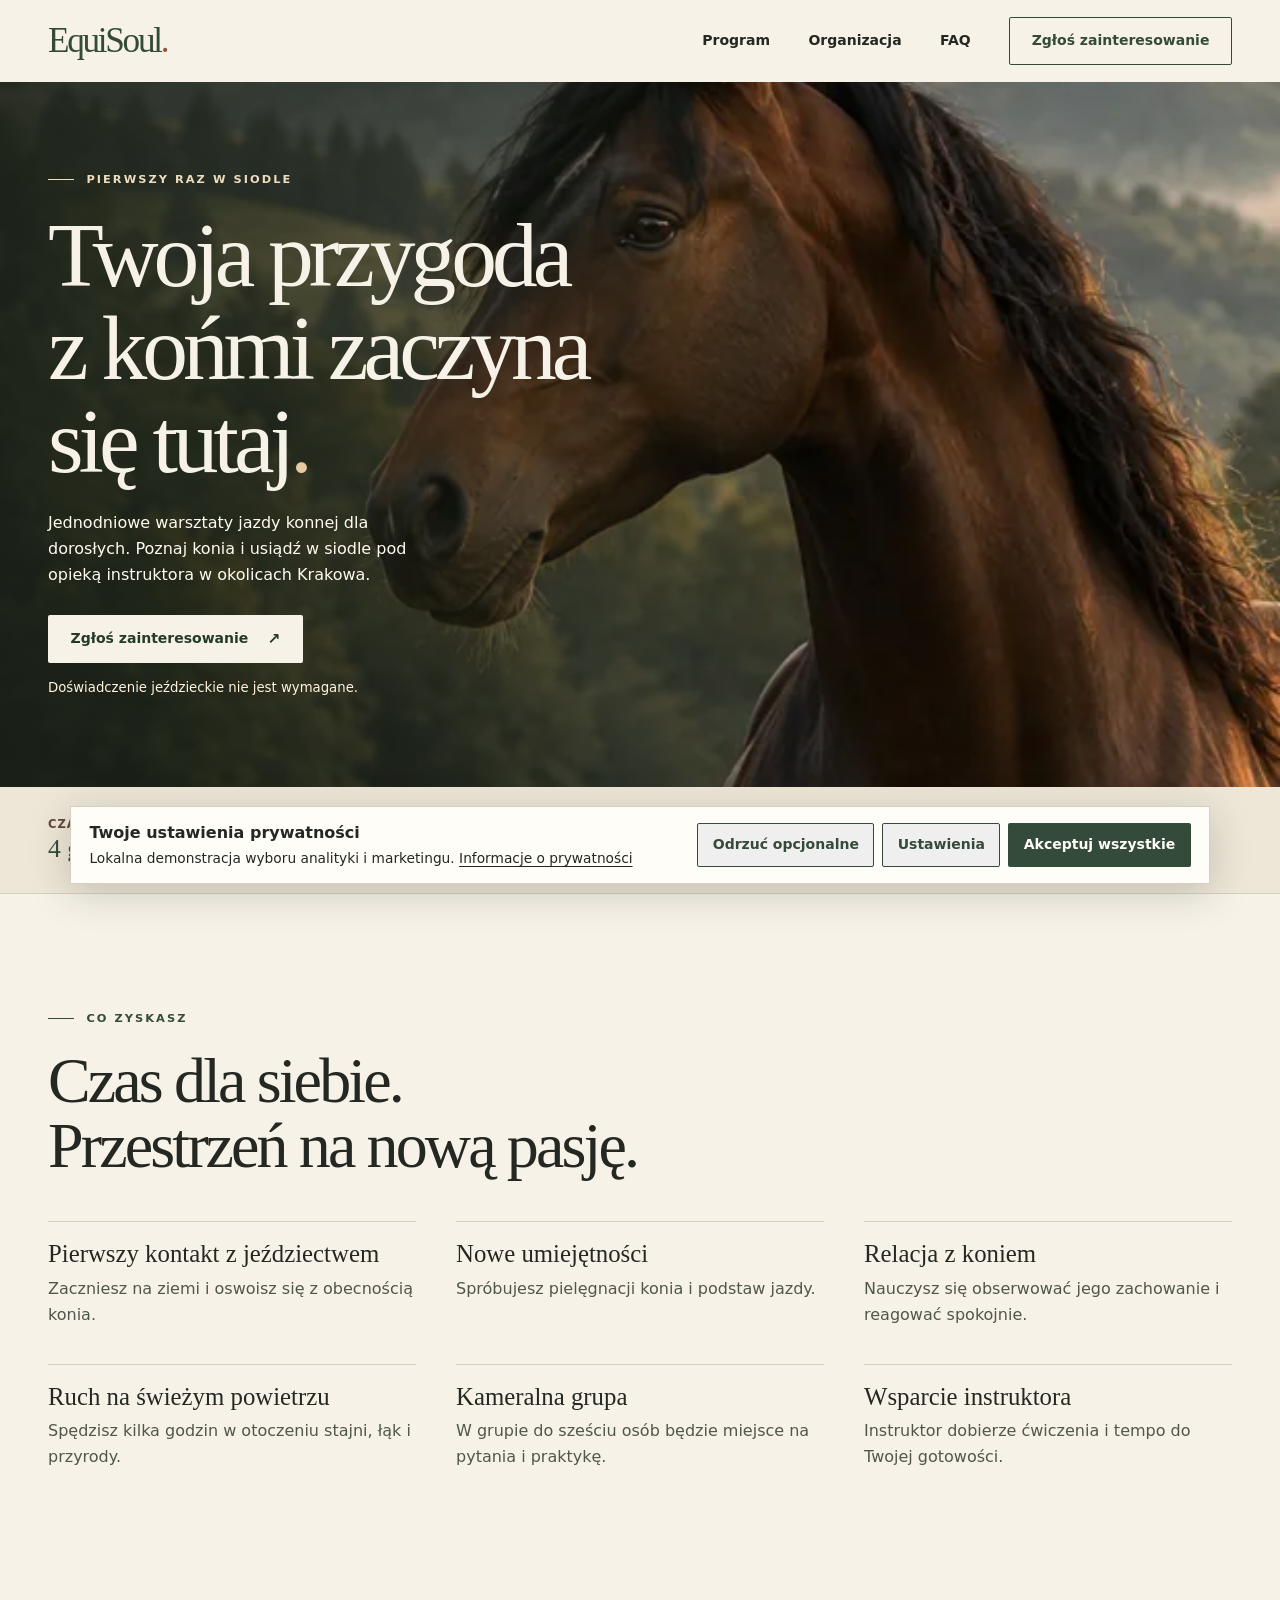
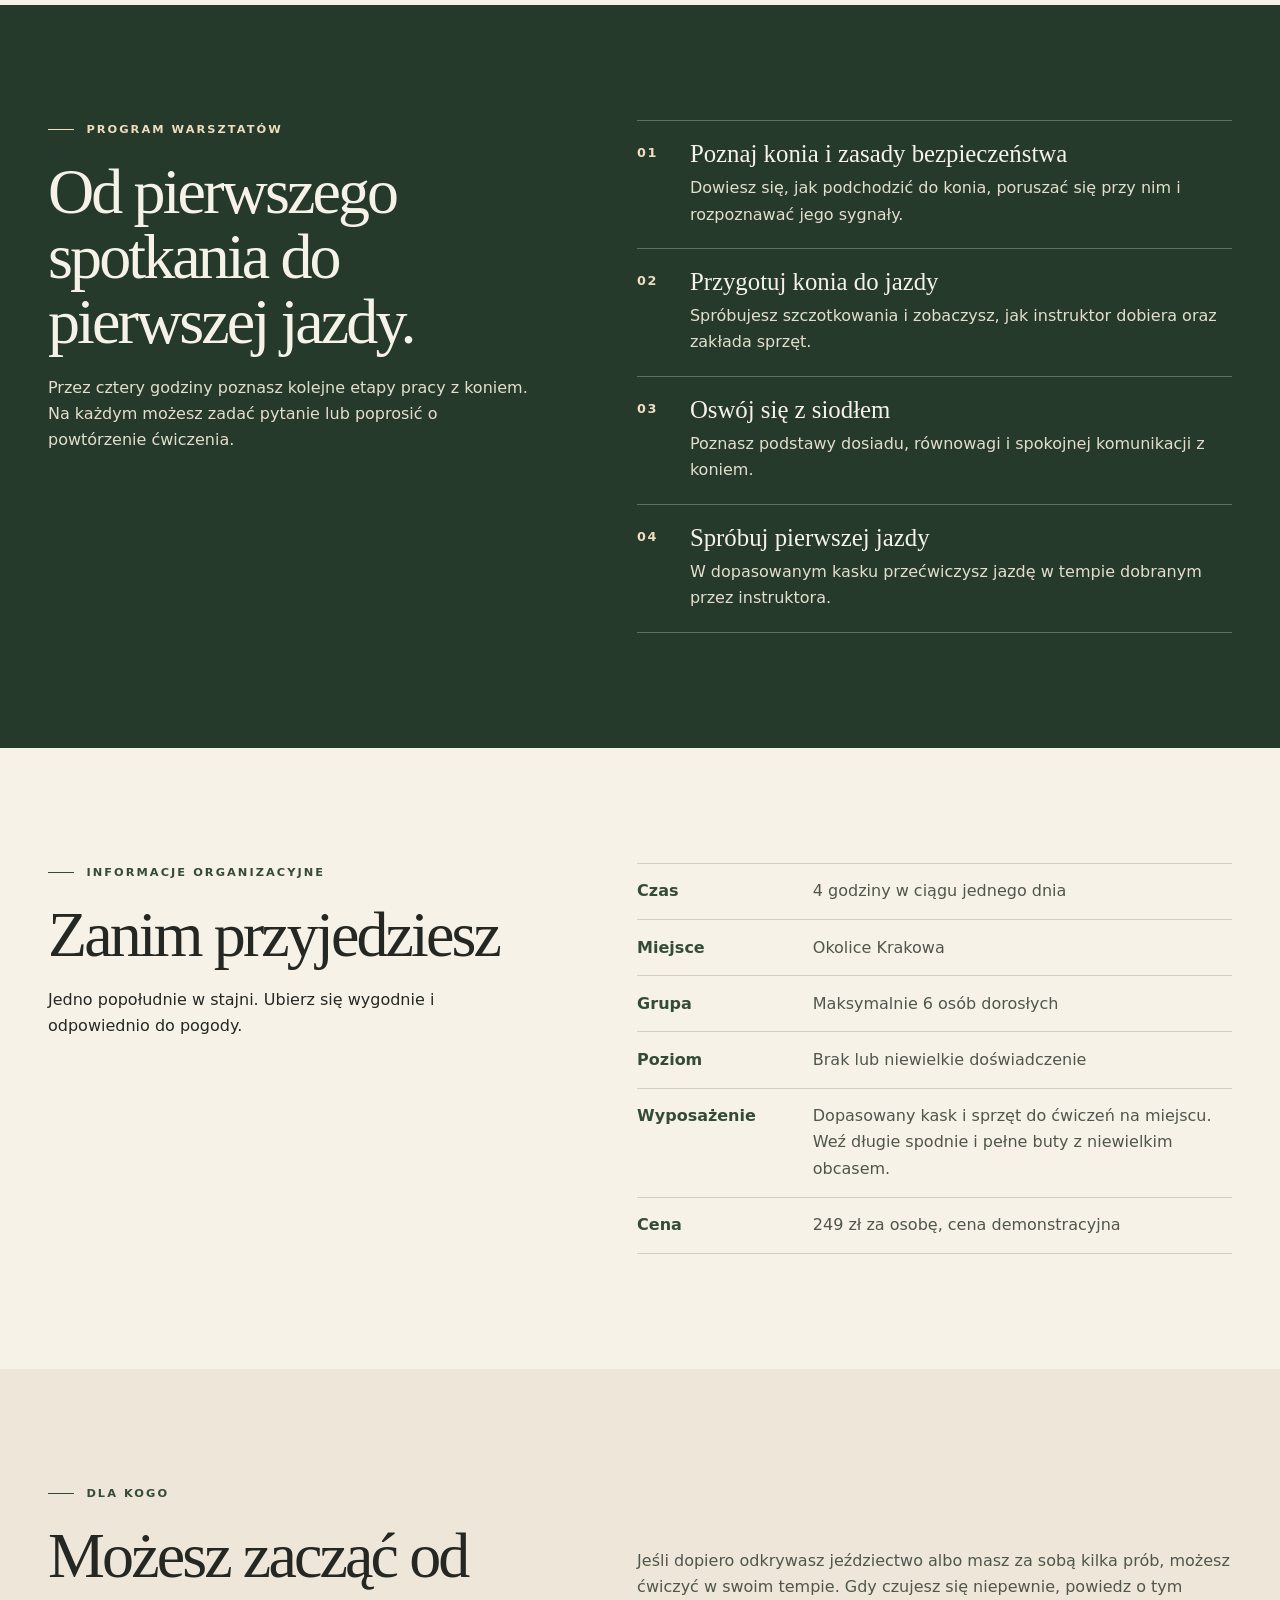
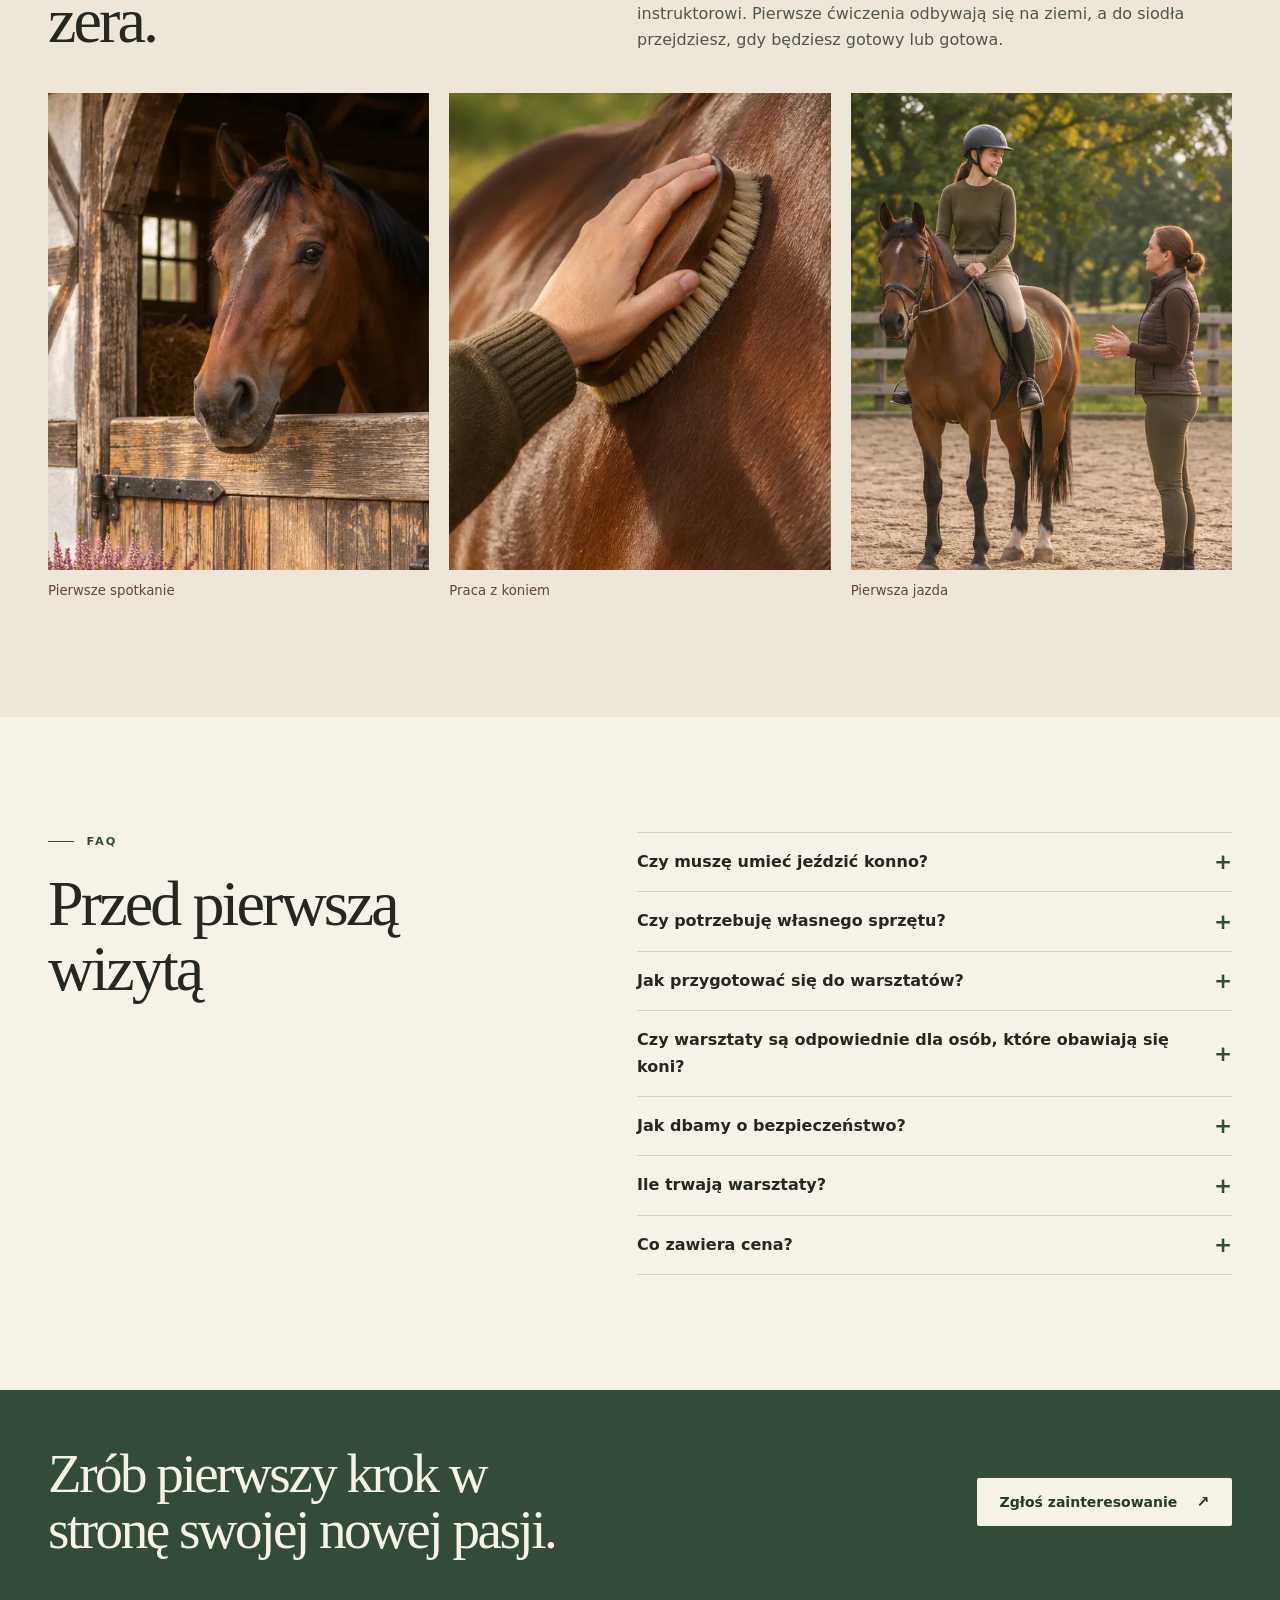
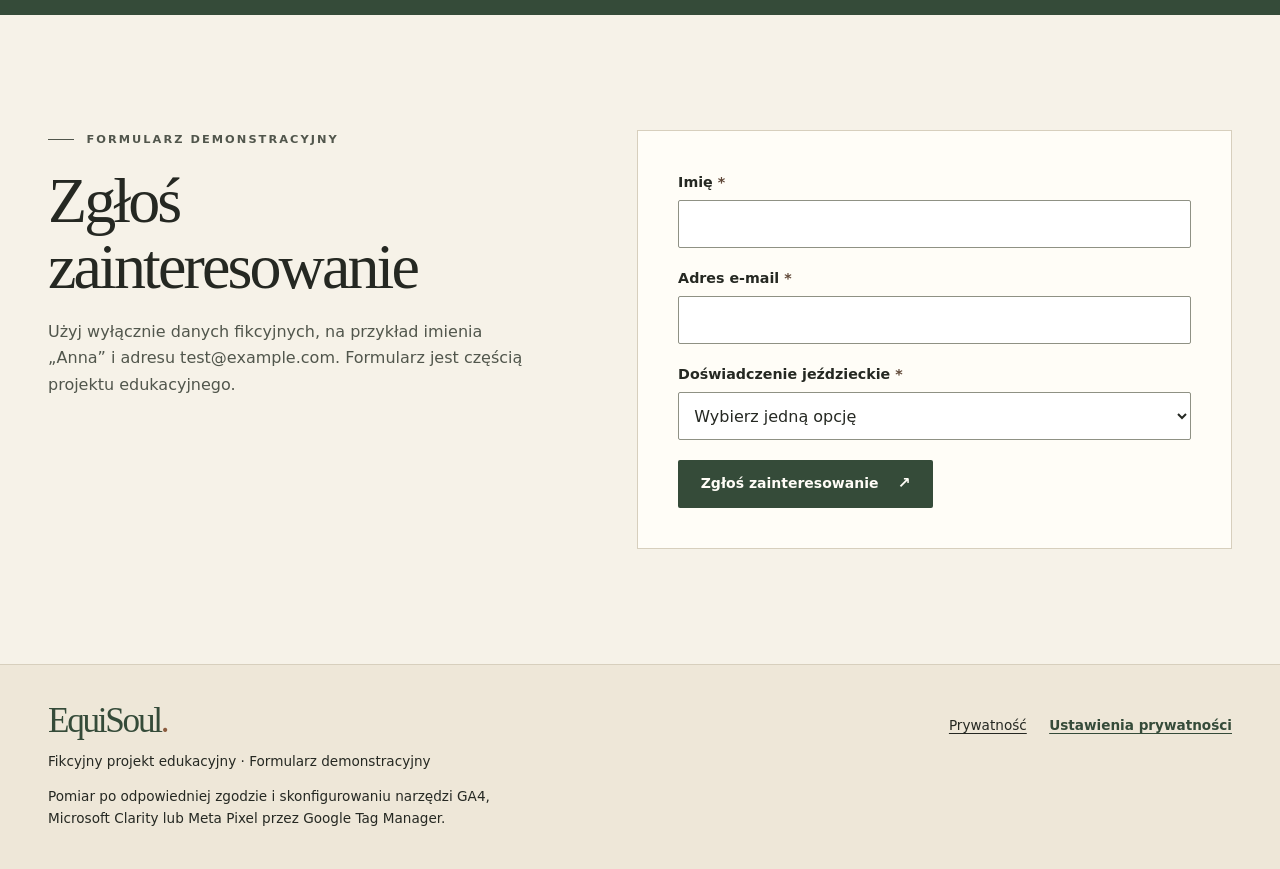
<file: strona/index.html>
<!doctype html>
<html lang="pl">
<head>
  <meta charset="utf-8">
  <meta name="viewport" content="width=device-width, initial-scale=1">
  <meta name="description" content="Pierwszy raz w siodle to demonstracyjne warsztaty EquiSoul dla dorosłych początkujących. Poznaj konia i spróbuj jazdy w okolicach Krakowa.">
  <meta name="referrer" content="no-referrer">
  <meta http-equiv="Content-Security-Policy" content="form-action 'none'; base-uri 'none'; object-src 'none'">
  <title>Pierwszy raz w siodle | EquiSoul</title>
  <link rel="icon" href="assets/icons/favicon.svg" type="image/svg+xml">
  <link rel="stylesheet" href="css/style.css">
  <script src="js/config.js"></script>
  <script src="js/consent-cookiebot.js"></script>
  <script defer src="js/consent.js"></script>
  <script defer src="js/analytics.js"></script>
  <script defer src="js/main.js"></script>
  <script defer src="js/form.js"></script>
</head>
<body data-page="workshop">
  <a href="#tresc" class="skip">Przejdź do treści</a>
  <header class="site-header" id="poczatek">
    <div class="wrap header-inner">
      <a class="wordmark" href="./" aria-label="EquiSoul – strona główna">EquiSoul<span>.</span></a>
      <button class="menu-toggle" type="button" aria-expanded="false" aria-controls="navigation" hidden>Menu <span aria-hidden="true">☰</span></button>
      <nav class="site-nav" id="navigation" aria-label="Główna">
        <a href="#workshop_program">Program</a>
        <a href="#organizacja">Organizacja</a>
        <a href="#faq">FAQ</a>
        <a href="#zgloszenie" class="button button-outline" id="navigation_cta" data-cta-location="navigation">Zgłoś zainteresowanie</a>
      </nav>
    </div>
  </header>

  <main id="tresc" tabindex="-1">
    <section class="hero" aria-labelledby="hero-title">
      <picture class="hero-photo">
        <source media="(max-width: 620px)" srcset="assets/images/hero-mobile.webp">
        <img src="assets/images/hero.webp" width="1536" height="1024" alt="Gniady koń na łące wśród zielonych wzgórz" fetchpriority="high">
      </picture>
      <div class="wrap hero-inner">
        <p class="eyebrow on-dark"><span></span>Pierwszy raz w siodle</p>
        <h1 id="hero-title">Twoja przygoda<br class="desktop-break"> z końmi zaczyna<br class="desktop-break"> się tutaj<span>.</span></h1>
        <p class="hero-intro">Jednodniowe warsztaty jazdy konnej dla dorosłych. Poznaj konia i usiądź w siodle pod opieką instruktora w okolicach Krakowa.</p>
        <a href="#zgloszenie" class="button button-light" id="hero_cta" data-cta-location="hero"><span>Zgłoś zainteresowanie</span><span class="arrow" aria-hidden="true">↗</span></a>
        <p class="hero-note">Doświadczenie jeździeckie nie jest wymagane.</p>
      </div>
    </section>

    <div class="quick-facts">
      <dl class="wrap quick-grid">
        <div><dt>Czas trwania</dt><dd>4 godziny</dd></div>
        <div><dt>Lokalizacja</dt><dd>Okolice Krakowa</dd></div>
        <div><dt>Wielkość grupy</dt><dd>Do 6 osób</dd></div>
        <div><dt>Cena demonstracyjna</dt><dd>249 zł <small>/ os.</small></dd></div>
      </dl>
    </div>

    <section class="section wrap" aria-labelledby="benefits-title">
      <p class="eyebrow"><span></span>Co zyskasz</p>
      <h2 id="benefits-title">Czas dla siebie.<br> Przestrzeń na nową pasję.</h2>
      <ul class="benefits">
        <li><h3>Pierwszy kontakt z jeździectwem</h3><p>Zaczniesz na ziemi i oswoisz się z obecnością konia.</p></li>
        <li><h3>Nowe umiejętności</h3><p>Spróbujesz pielęgnacji konia i podstaw jazdy.</p></li>
        <li><h3>Relacja z koniem</h3><p>Nauczysz się obserwować jego zachowanie i reagować spokojnie.</p></li>
        <li><h3>Ruch na świeżym powietrzu</h3><p>Spędzisz kilka godzin w otoczeniu stajni, łąk i przyrody.</p></li>
        <li><h3>Kameralna grupa</h3><p>W grupie do sześciu osób będzie miejsce na pytania i praktykę.</p></li>
        <li><h3>Wsparcie instruktora</h3><p>Instruktor dobierze ćwiczenia i tempo do Twojej gotowości.</p></li>
      </ul>
    </section>

    <section class="section program" id="workshop_program" aria-labelledby="program-title">
      <div class="wrap split">
        <div id="workshop_program_summary">
          <p class="eyebrow on-dark"><span></span>Program warsztatów</p>
          <h2 id="program-title">Od pierwszego spotkania do pierwszej jazdy.</h2>
          <p>Przez cztery godziny poznasz kolejne etapy pracy z koniem. Na każdym możesz zadać pytanie lub poprosić o powtórzenie ćwiczenia.</p>
        </div>
        <ol class="timeline">
          <li><h3>Poznaj konia i zasady bezpieczeństwa</h3><p>Dowiesz się, jak podchodzić do konia, poruszać się przy nim i rozpoznawać jego sygnały.</p></li>
          <li><h3>Przygotuj konia do jazdy</h3><p>Spróbujesz szczotkowania i zobaczysz, jak instruktor dobiera oraz zakłada sprzęt.</p></li>
          <li><h3>Oswój się z siodłem</h3><p>Poznasz podstawy dosiadu, równowagi i spokojnej komunikacji z koniem.</p></li>
          <li><h3>Spróbuj pierwszej jazdy</h3><p>W dopasowanym kasku przećwiczysz jazdę w tempie dobranym przez instruktora.</p></li>
        </ol>
      </div>
    </section>

    <section class="section wrap split" id="organizacja" aria-labelledby="details-title">
      <div>
        <p class="eyebrow"><span></span>Informacje organizacyjne</p>
        <h2 id="details-title">Zanim przyjedziesz</h2>
        <p>Jedno popołudnie w stajni. Ubierz się wygodnie i odpowiednio do pogody.</p>
      </div>
      <dl class="details">
        <div><dt>Czas</dt><dd>4 godziny w ciągu jednego dnia</dd></div>
        <div><dt>Miejsce</dt><dd>Okolice Krakowa</dd></div>
        <div><dt>Grupa</dt><dd>Maksymalnie 6 osób dorosłych</dd></div>
        <div><dt>Poziom</dt><dd>Brak lub niewielkie doświadczenie</dd></div>
        <div><dt>Wyposażenie</dt><dd>Dopasowany kask i sprzęt do ćwiczeń na miejscu. Weź długie spodnie i pełne buty z niewielkim obcasem.</dd></div>
        <div><dt>Cena</dt><dd>249 zł za osobę, cena demonstracyjna</dd></div>
      </dl>
    </section>

    <section class="section gallery-section" aria-labelledby="audience-title">
      <div class="wrap">
        <div class="split audience">
          <div>
            <p class="eyebrow"><span></span>Dla kogo</p>
            <h2 id="audience-title">Możesz zacząć od zera.</h2>
          </div>
          <p>Jeśli dopiero odkrywasz jeździectwo albo masz za sobą kilka prób, możesz ćwiczyć w swoim tempie. Gdy czujesz się niepewnie, powiedz o tym instruktorowi. Pierwsze ćwiczenia odbywają się na ziemi, a do siodła przejdziesz, gdy będziesz gotowy lub gotowa.</p>
        </div>
        <div class="gallery" aria-label="Galeria warsztatów">
          <figure><img src="assets/images/stajnia.webp" width="512" height="1024" loading="lazy" decoding="async" alt="Gniady koń wyglądający z drewnianego boksu stajni"><figcaption>Pierwsze spotkanie</figcaption></figure>
          <figure><img src="assets/images/pielegnacja.webp" width="512" height="1024" loading="lazy" decoding="async" alt="Dłoń trzymająca szczotkę przy sierści konia"><figcaption>Praca z koniem</figcaption></figure>
          <figure><img src="assets/images/jazda.webp" width="512" height="1024" loading="lazy" decoding="async" alt="Dorosła osoba w kasku jeździeckim na koniu i instruktor obok na placu"><figcaption>Pierwsza jazda</figcaption></figure>
        </div>
      </div>
    </section>

    <section class="section wrap split" id="faq" aria-labelledby="faq-title">
      <div>
        <p class="eyebrow"><span></span>FAQ</p>
        <h2 id="faq-title">Przed pierwszą wizytą</h2>
      </div>
      <div class="faq">
        <details><summary>Czy muszę umieć jeździć konno?</summary><p>Możesz wziąć udział bez doświadczenia. Zaczynamy od kontaktu z koniem na ziemi i krok po kroku przechodzimy do jazdy.</p></details>
        <details><summary>Czy potrzebuję własnego sprzętu?</summary><p>Na miejscu otrzymasz dopasowany kask i wyposażenie do ćwiczeń. Zabierz odpowiednie ubranie i buty.</p></details>
        <details><summary>Jak przygotować się do warsztatów?</summary><p>Weź długie spodnie, pełne buty z niewielkim obcasem, odzież na zmianę pogody i wodę.</p></details>
        <details><summary>Czy warsztaty są odpowiednie dla osób, które obawiają się koni?</summary><p>Tak. Powiedz instruktorowi, czego się obawiasz. Możesz najpierw obserwować i zdecydować, kiedy podjąć kolejne ćwiczenie.</p></details>
        <details><summary>Jak dbamy o bezpieczeństwo?</summary><p>Instruktor pokazuje zasady podejścia do konia i nadzoruje ćwiczenia. Do jazdy zakładasz dopasowany i zapięty kask.</p></details>
        <details><summary>Ile trwają warsztaty?</summary><p>Cały program trwa około czterech godzin i odbywa się jednego dnia.</p></details>
        <details><summary>Co zawiera cena?</summary><p>Demonstracyjna cena 249 zł obejmuje cały program, opiekę instruktora oraz sprzęt udostępniany na miejscu.</p></details>
      </div>
    </section>

    <section class="closing" aria-labelledby="closing-title">
      <div class="wrap closing-inner">
        <h2 id="closing-title">Zrób pierwszy krok w stronę swojej nowej pasji.</h2>
        <a href="#zgloszenie" class="button button-light" id="bottom_cta" data-cta-location="bottom"><span>Zgłoś zainteresowanie</span><span class="arrow" aria-hidden="true">↗</span></a>
      </div>
    </section>

    <section class="section wrap split signup" id="zgloszenie" aria-labelledby="signup-title" data-clarity-mask="True">
      <div>
        <p class="eyebrow"><span></span>Formularz demonstracyjny</p>
        <h2 id="signup-title" tabindex="-1">Zgłoś zainteresowanie</h2>
        <p id="form-note">Użyj wyłącznie danych fikcyjnych, na przykład imienia „Anna” i adresu test@example.com. Formularz jest częścią projektu edukacyjnego.</p>
      </div>
      <div class="form-panel">
        <noscript><p>Aby przetestować formularz, włącz JavaScript.</p></noscript>
        <form id="workshop_interest_form" method="post" autocomplete="off" novalidate aria-describedby="form-note">
          <fieldset disabled>
            <legend class="sr-only">Dane demonstracyjne</legend>
            <div class="field">
              <label for="first-name">Imię <span aria-hidden="true">*</span></label>
              <input id="first-name" type="text" autocomplete="off" required maxlength="80" aria-describedby="first-name-error">
              <p class="field-error" id="first-name-error" hidden></p>
            </div>
            <div class="field">
              <label for="email">Adres e-mail <span aria-hidden="true">*</span></label>
              <input id="email" type="email" inputmode="email" autocomplete="off" required maxlength="254" aria-describedby="email-error">
              <p class="field-error" id="email-error" hidden></p>
            </div>
            <div class="field">
              <label for="experience">Doświadczenie jeździeckie <span aria-hidden="true">*</span></label>
              <select id="experience" required aria-describedby="experience-error">
                <option value="">Wybierz jedną opcję</option>
                <option value="none">Brak doświadczenia</option>
                <option value="little">Niewielkie doświadczenie</option>
                <option value="regular">Regularna jazda konna</option>
              </select>
              <p class="field-error" id="experience-error" hidden></p>
            </div>
            <button class="button button-solid" type="submit">Zgłoś zainteresowanie <span class="arrow" aria-hidden="true">↗</span></button>
          </fieldset>
        </form>
        <div id="form-success" class="confirmation" tabindex="-1" hidden>
          <h3>Zgłoszenie demonstracyjne ukończone</h3>
          <p>Demonstracja zakończona — dane nie zostały wysłane</p>
        </div>
      </div>
    </section>
  </main>

  <footer class="site-footer">
    <div class="wrap footer-inner">
      <div>
        <a class="wordmark" href="#poczatek">EquiSoul<span>.</span></a>
        <p>Fikcyjny projekt edukacyjny · Formularz demonstracyjny</p>
        <p>Pomiar po odpowiedniej zgodzie i skonfigurowaniu narzędzi GA4, Microsoft Clarity lub Meta Pixel przez Google Tag Manager.</p>
      </div>
      <div class="footer-links">
        <a href="privacy.html">Prywatność</a>
        <button class="text-button" type="button" data-consent-open hidden>Ustawienia prywatności</button>
      </div>
    </div>
  </footer>
</body>
</html>
</file>
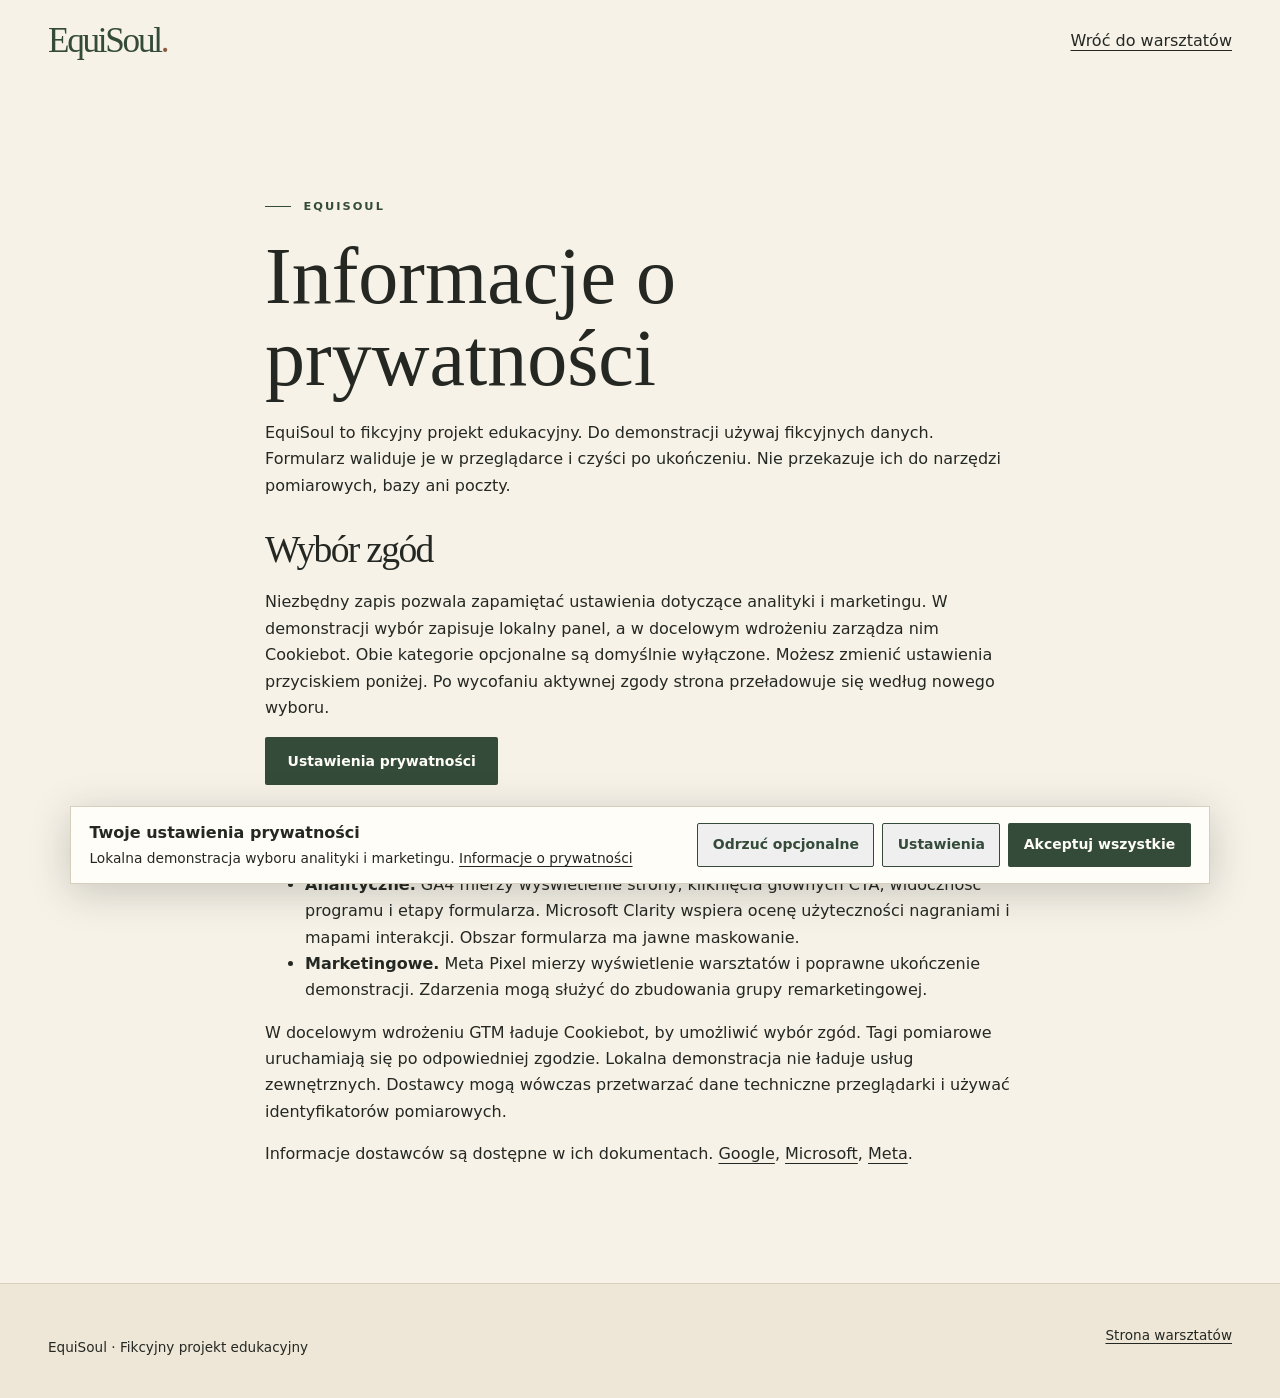
<file: strona/privacy.html>
<!doctype html>
<html lang="pl">
<head>
  <meta charset="utf-8">
  <meta name="viewport" content="width=device-width, initial-scale=1">
  <meta name="description" content="Jak działają formularz demonstracyjny, zgody i pomiar na stronie EquiSoul.">
  <meta name="referrer" content="no-referrer">
  <meta http-equiv="Content-Security-Policy" content="form-action 'none'; base-uri 'none'; object-src 'none'">
  <title>Prywatność | EquiSoul</title>
  <link rel="icon" href="assets/icons/favicon.svg" type="image/svg+xml">
  <link rel="stylesheet" href="css/style.css">
  <script src="js/config.js"></script>
  <script src="js/consent-cookiebot.js"></script>
  <script defer src="js/consent.js"></script>
</head>
<body data-page="privacy">
  <header class="site-header"><div class="wrap header-inner"><a class="wordmark" href="./">EquiSoul<span>.</span></a><a href="./">Wróć do warsztatów</a></div></header>
  <main class="section wrap prose">
    <p class="eyebrow"><span></span>EquiSoul</p>
    <h1>Informacje o prywatności</h1>
    <p>EquiSoul to fikcyjny projekt edukacyjny. Do demonstracji używaj fikcyjnych danych. Formularz waliduje je w przeglądarce i czyści po ukończeniu. Nie przekazuje ich do narzędzi pomiarowych, bazy ani poczty.</p>
    <h2>Wybór zgód</h2>
    <p>Niezbędny zapis pozwala zapamiętać ustawienia dotyczące analityki i marketingu. W demonstracji wybór zapisuje lokalny panel, a w docelowym wdrożeniu zarządza nim Cookiebot. Obie kategorie opcjonalne są domyślnie wyłączone. Możesz zmienić ustawienia przyciskiem poniżej. Po wycofaniu aktywnej zgody strona przeładowuje się według nowego wyboru.</p>
    <p><button class="button button-solid" type="button" data-consent-open hidden>Ustawienia prywatności</button></p>
    <h2>Pomiar na stronie warsztatów</h2>
    <ul>
      <li><strong>Analityczne.</strong> GA4 mierzy wyświetlenie strony, kliknięcia głównych CTA, widoczność programu i etapy formularza. Microsoft Clarity wspiera ocenę użyteczności nagraniami i mapami interakcji. Obszar formularza ma jawne maskowanie.</li>
      <li><strong>Marketingowe.</strong> Meta Pixel mierzy wyświetlenie warsztatów i poprawne ukończenie demonstracji. Zdarzenia mogą służyć do zbudowania grupy remarketingowej.</li>
    </ul>
    <p>W docelowym wdrożeniu GTM ładuje Cookiebot, by umożliwić wybór zgód. Tagi pomiarowe uruchamiają się po odpowiedniej zgodzie. Lokalna demonstracja nie ładuje usług zewnętrznych. Dostawcy mogą wówczas przetwarzać dane techniczne przeglądarki i używać identyfikatorów pomiarowych.</p>
    <p>Informacje dostawców są dostępne w ich dokumentach. <a href="https://policies.google.com/privacy?hl=pl">Google</a>, <a href="https://privacy.microsoft.com/pl-pl/privacystatement">Microsoft</a>, <a href="https://www.facebook.com/privacy/policy/">Meta</a>.</p>
  </main>
  <footer class="site-footer"><div class="wrap footer-inner"><p>EquiSoul · Fikcyjny projekt edukacyjny</p><a href="./">Strona warsztatów</a></div></footer>
</body>
</html>
</file>
<file: strona/css/style.css>
:root {
  color-scheme: light;
  --green: #354b39;
  --dark-green: #263a2c;
  --cream: #f6f2e8;
  --paper: #fffdf7;
  --sand: #b9a58b;
  --brown: #604838;
  --ink: #252822;
  --muted: #51564c;
  --line: #d7cfbd;
  --serif: "Baskerville", "Georgia", serif;
  --sans: "Inter", system-ui, sans-serif;
  --wrap: 1232px;
}
*, *::before, *::after { box-sizing: border-box; }
html { scroll-behavior: smooth; scroll-padding-top: 1.25rem; }
body { margin: 0; background: var(--cream); color: var(--ink); font: 1rem/1.65 var(--sans); }
h1, h2, h3, p, dl, dd, figure { margin: 0; }
h1, h2, h3 { font-family: var(--serif); font-weight: 500; line-height: 1.02; }
h2 { font-size: clamp(2.6rem, 5vw, 4.65rem); letter-spacing: -.045em; }
h3 { font-size: 1.55rem; }
a { color: inherit; text-underline-offset: .25em; }
button, input, select { font: inherit; }
button, summary { cursor: pointer; }
img { display: block; width: 100%; height: auto; }
[hidden] { display: none !important; }
:focus-visible { outline: 2px solid #8c481e; outline-offset: 4px; }
.hero :focus-visible, .closing :focus-visible { outline-color: var(--cream); }
.wrap { width: min(calc(100% - 6rem), var(--wrap)); margin-inline: auto; }
.section { padding-block: clamp(4.75rem, 9vw, 8rem); }
.section h2 + p { margin-top: 1.25rem; }
.split { display: grid; grid-template-columns: .9fr 1.1fr; gap: clamp(2.25rem, 8vw, 8rem); align-items: start; }
.sr-only, .skip:not(:focus) { position: absolute; width: 1px; height: 1px; overflow: hidden; clip-path: inset(50%); white-space: nowrap; }
.skip:focus { position: absolute; z-index: 5; left: 1rem; top: 1rem; padding: .75rem; background: var(--paper); }
.eyebrow { display: flex; gap: .75rem; align-items: center; margin-bottom: 1.25rem; color: var(--green); font-size: .71rem; font-weight: 700; letter-spacing: .18em; text-transform: uppercase; }
.eyebrow span { width: 1.65rem; height: 1px; background: currentColor; flex: none; }
.on-dark { color: #edddbd; }
.site-header { position: relative; z-index: 1; background: var(--cream); }
.header-inner { display: flex; min-height: 82px; align-items: center; justify-content: space-between; gap: 1rem; }
.wordmark { color: var(--green); font: 500 2.2rem/.9 var(--serif); text-decoration: none; letter-spacing: -.065em; }
.wordmark span { color: #8a5b3e; }
.site-nav { display: flex; align-items: center; gap: clamp(1rem, 3vw, 2.75rem); }
.site-nav > a { font-size: .875rem; text-decoration: none; font-weight: 600; }
.site-nav > a:not(.button):hover { text-decoration: underline; }
.menu-toggle, .text-button { color: var(--green); border: 0; padding: .55rem 0; background: none; font-weight: 650; }
.menu-toggle span { margin-left: .45rem; }
.text-button { text-decoration: underline; text-underline-offset: .25em; }
.button { display: inline-flex; justify-content: center; align-items: center; gap: 1.2rem; min-height: 48px; padding: .75rem 1.35rem; border: 1px solid transparent; border-radius: 2px; font-size: .875rem; line-height: 1.25; font-weight: 700; text-decoration: none; transition: background-color .16s ease, color .16s ease; }
.button-outline { border-color: var(--green); color: var(--green); }
.button-outline:hover, .button-solid { background: var(--green); color: var(--paper); }
.button-solid:hover { background: var(--dark-green); }
.button-light { background: var(--cream); color: var(--dark-green); }
.button-light:hover { background: #e9dfcb; }
.arrow { font-size: 1.1em; }
.hero { position: relative; display: grid; isolation: isolate; align-items: center; min-height: clamp(575px, 72vh, 770px); overflow: hidden; color: var(--cream); background: #2c3025; }
.hero-photo, .hero::after { position: absolute; inset: 0; z-index: -1; }
.hero-photo img { width: 100%; height: 100%; object-fit: cover; object-position: 50% 22%; }
.hero::after { content: ""; background: linear-gradient(90deg, #1b2219c9 0%, #1b22195e 44%, transparent 70%); }
.hero-inner { padding-block: 5.5rem; }
.hero h1 { max-width: 14ch; margin-bottom: 1.3rem; font-size: clamp(4.25rem, 7.15vw, 7rem); letter-spacing: -.055em; }
.hero h1 span { color: #e8caa2; }
.hero-intro { max-width: 40ch; margin-bottom: 1.65rem; color: #fffaf0; }
.hero-note { margin-top: .85rem; font-size: .83rem; color: #fff3dd; }
.quick-facts { background: #eee7d8; border-bottom: 1px solid var(--line); }
.quick-grid { display: grid; grid-template-columns: repeat(4, 1fr); padding-block: 1.55rem; }
.quick-grid > div { padding: .25rem 1.5rem; border-left: 1px solid #c8bda8; }
.quick-grid > div:first-child { padding-left: 0; border: 0; }
.quick-grid dt { color: var(--brown); font-size: .72rem; font-weight: 700; text-transform: uppercase; letter-spacing: .085em; }
.quick-grid dd { color: var(--green); font: 500 clamp(1.4rem, 2vw, 2rem)/1.15 var(--serif); }
.quick-grid small { font: 600 .77rem var(--sans); }
.benefits { display: grid; grid-template-columns: repeat(3, 1fr); gap: 1rem 2.5rem; padding: 0; margin: 2.7rem 0 0; list-style: none; }
.benefits li { padding-block: 1.2rem; border-top: 1px solid var(--line); }
.benefits p, .timeline p { margin-top: .55rem; }
.benefits p, .audience > p, .details dd, .signup > div > p { color: var(--muted); }
.program { background: var(--dark-green); color: var(--cream); }
.program p:not(.eyebrow) { color: #e4ddcd; }
.timeline { list-style: none; counter-reset: stage; margin: 0; padding: 0; }
.timeline li { counter-increment: stage; border-top: 1px solid #ffffff45; padding: 1.25rem 0 1.25rem 3.3rem; position: relative; }
.timeline li::before { content: counter(stage, decimal-leading-zero); position: absolute; left: 0; top: 1.3rem; color: #edddbd; font-size: .8rem; font-weight: 700; letter-spacing: .12em; }
.timeline li:last-child { border-bottom: 1px solid #ffffff45; }
.details div { display: grid; grid-template-columns: minmax(6.1rem, 1fr) 2.5fr; gap: .5rem; border-top: 1px solid var(--line); padding: .9rem 0; }
.details div:last-child { border-bottom: 1px solid var(--line); }
.details dt { color: var(--green); font-weight: 700; }
.gallery-section { background: #ede6d9; }
.audience { align-items: end; }
.gallery { display: grid; grid-template-columns: repeat(3, 1fr); gap: 1.25rem; margin-top: 2.5rem; }
.gallery img { aspect-ratio: 4/5; object-fit: cover; }
.gallery figure:last-child img { object-position: center 40%; }
figcaption { padding-top: .6rem; color: var(--brown); font-size: .83rem; }
.faq details { border-top: 1px solid var(--line); }
.faq details:last-child { border-bottom: 1px solid var(--line); }
.faq summary { list-style: none; display: flex; align-items: center; justify-content: space-between; gap: 1rem; padding-block: 1rem; font-weight: 650; }
.faq summary::-webkit-details-marker { display: none; }
.faq summary::after { content: "+" / ""; color: var(--green); font-size: 1.35rem; line-height: 1; }
.faq details[open] summary::after { content: "−" / ""; }
.faq details p { color: var(--muted); padding-bottom: 1rem; }
.closing { background: var(--green); color: var(--cream); }
.closing-inner { display: flex; align-items: center; justify-content: space-between; gap: 2rem; padding-block: 3.5rem; }
.closing h2 { max-width: 19ch; font-size: clamp(2.4rem, 4.3vw, 3.8rem); }
.closing .button { flex: none; }
.form-panel { background: var(--paper); border: 1px solid var(--line); padding: clamp(1.25rem, 4vw, 2.5rem); }
.form-panel fieldset { border: 0; padding: 0; margin: 0; min-inline-size: 0; }
.field { margin-bottom: 1.2rem; }
.field label { display: block; margin-bottom: .35rem; font-size: .89rem; font-weight: 700; }
.field label span { color: var(--brown); }
.field input, .field select { display: block; width: 100%; min-height: 48px; padding: .6rem .7rem; color: var(--ink); border: 1px solid #8f9184; border-radius: 2px; background: #fff; }
.field [aria-invalid="true"] { border-color: #a02925; }
.field-error { margin-top: .3rem; color: #932420; font-size: .85rem; }
.confirmation h3 { color: var(--green); margin-bottom: .75rem; }
.site-footer { border-top: 1px solid var(--line); background: #eee7d8; }
.footer-inner { display: flex; justify-content: space-between; gap: 1.5rem; padding-block: 2.5rem; font-size: .85rem; }
.footer-inner p { margin-top: .75rem; max-width: 58ch; }
.footer-links { display: flex; gap: 1.4rem; align-items: start; flex-wrap: wrap; }
.footer-links > a { padding: .55rem 0; }
.prose { max-width: 750px; }
.prose h1 { font-size: clamp(3rem, 7vw, 5rem); margin-bottom: 1.3rem; }
.prose h2 { margin-top: 2rem; font-size: 2.35rem; }
.prose p + p { margin-top: 1rem; }
.consent-banner { color: var(--ink); background: var(--paper); position: fixed; z-index: 3; left: 1rem; right: 1rem; bottom: 1rem; width: min(calc(100% - 2rem), 1140px); max-height: 45vh; overflow: auto; margin-inline: auto; border: 1px solid var(--line); box-shadow: 0 8px 40px #1d241d35; padding: .85rem 1.15rem; display: flex; align-items: center; justify-content: space-between; gap: .75rem 1.5rem; flex-wrap: wrap; }
.consent-banner p { font-size: .86rem; }
.consent-actions { display: flex; gap: .5rem; align-items: center; flex-wrap: wrap; }
.consent-actions .button { min-height: 44px; padding: .55rem .9rem; }
.consent-dialog { width: min(calc(100% - 2rem), 540px); max-height: calc(100% - 2rem); color: var(--ink); background: var(--paper); border: 1px solid var(--line); padding: clamp(1.25rem, 4vw, 2rem); }
.consent-dialog::backdrop { background: #19251ccc; }
.consent-dialog h2 { font-size: 2.45rem; margin-bottom: .8rem; }
.consent-option { display: block; margin-block: .9rem; }
.consent-option input { accent-color: var(--green); margin-right: .45rem; }
.consent-option small { display: block; padding-left: 1.5rem; }
@media (max-width: 850px) {
  .wrap { width: calc(100% - 3rem); }
  .hero h1 { font-size: clamp(3.7rem, 9vw, 6rem); }
  .section .split, .section.split { gap: 2.25rem; }
}
@media (max-width: 700px) {
  .wrap { width: calc(100% - 2.5rem); }
  .header-inner { min-height: 68px; flex-wrap: wrap; }
  .menu-toggle:not([hidden]) { display: inline-flex; }
  .site-nav { flex-basis: 100%; flex-wrap: wrap; padding-bottom: 1rem; gap: .75rem 1.25rem; }
  .site-header.is-enhanced .site-nav:not(.is-open) { display: none; }
  .section .split, .section.split, .split { grid-template-columns: 1fr; }
  .benefits, .quick-grid { grid-template-columns: repeat(2, 1fr); }
  .quick-grid > div { padding: .55rem .75rem; }
  .quick-grid > div:nth-child(odd) { padding-left: 0; border-left: 0; }
  .closing-inner, .footer-inner { align-items: flex-start; flex-direction: column; }
}
@media (max-width: 620px) {
  .hero { min-height: auto; align-items: end; }
  .hero-photo img { object-position: 58% 35%; }
  .hero::after { background: linear-gradient(0deg, #1c251bee, #1c251bc9 44%, #1c251b0a 78%); }
  .hero-inner { padding-top: clamp(14rem, 60vw, 19rem); padding-bottom: 2.5rem; }
  .hero h1 { font-size: clamp(3rem, 11vw, 4.4rem); max-width: 11ch; }
  .desktop-break { display: none; }
  .gallery { gap: .65rem; }
  .gallery img { aspect-ratio: 3/5; }
  .gallery figcaption { font-size: .75rem; line-height: 1.35; }
}
@media (max-width: 365px) {
  .benefits { grid-template-columns: 1fr; }
  .consent-actions .button { min-height: 40px; }
}
@media (prefers-reduced-motion: reduce) {
  html { scroll-behavior: auto; }
  *, *::before, *::after { transition-duration: 0s !important; animation-duration: 0s !important; }
}
</file>
